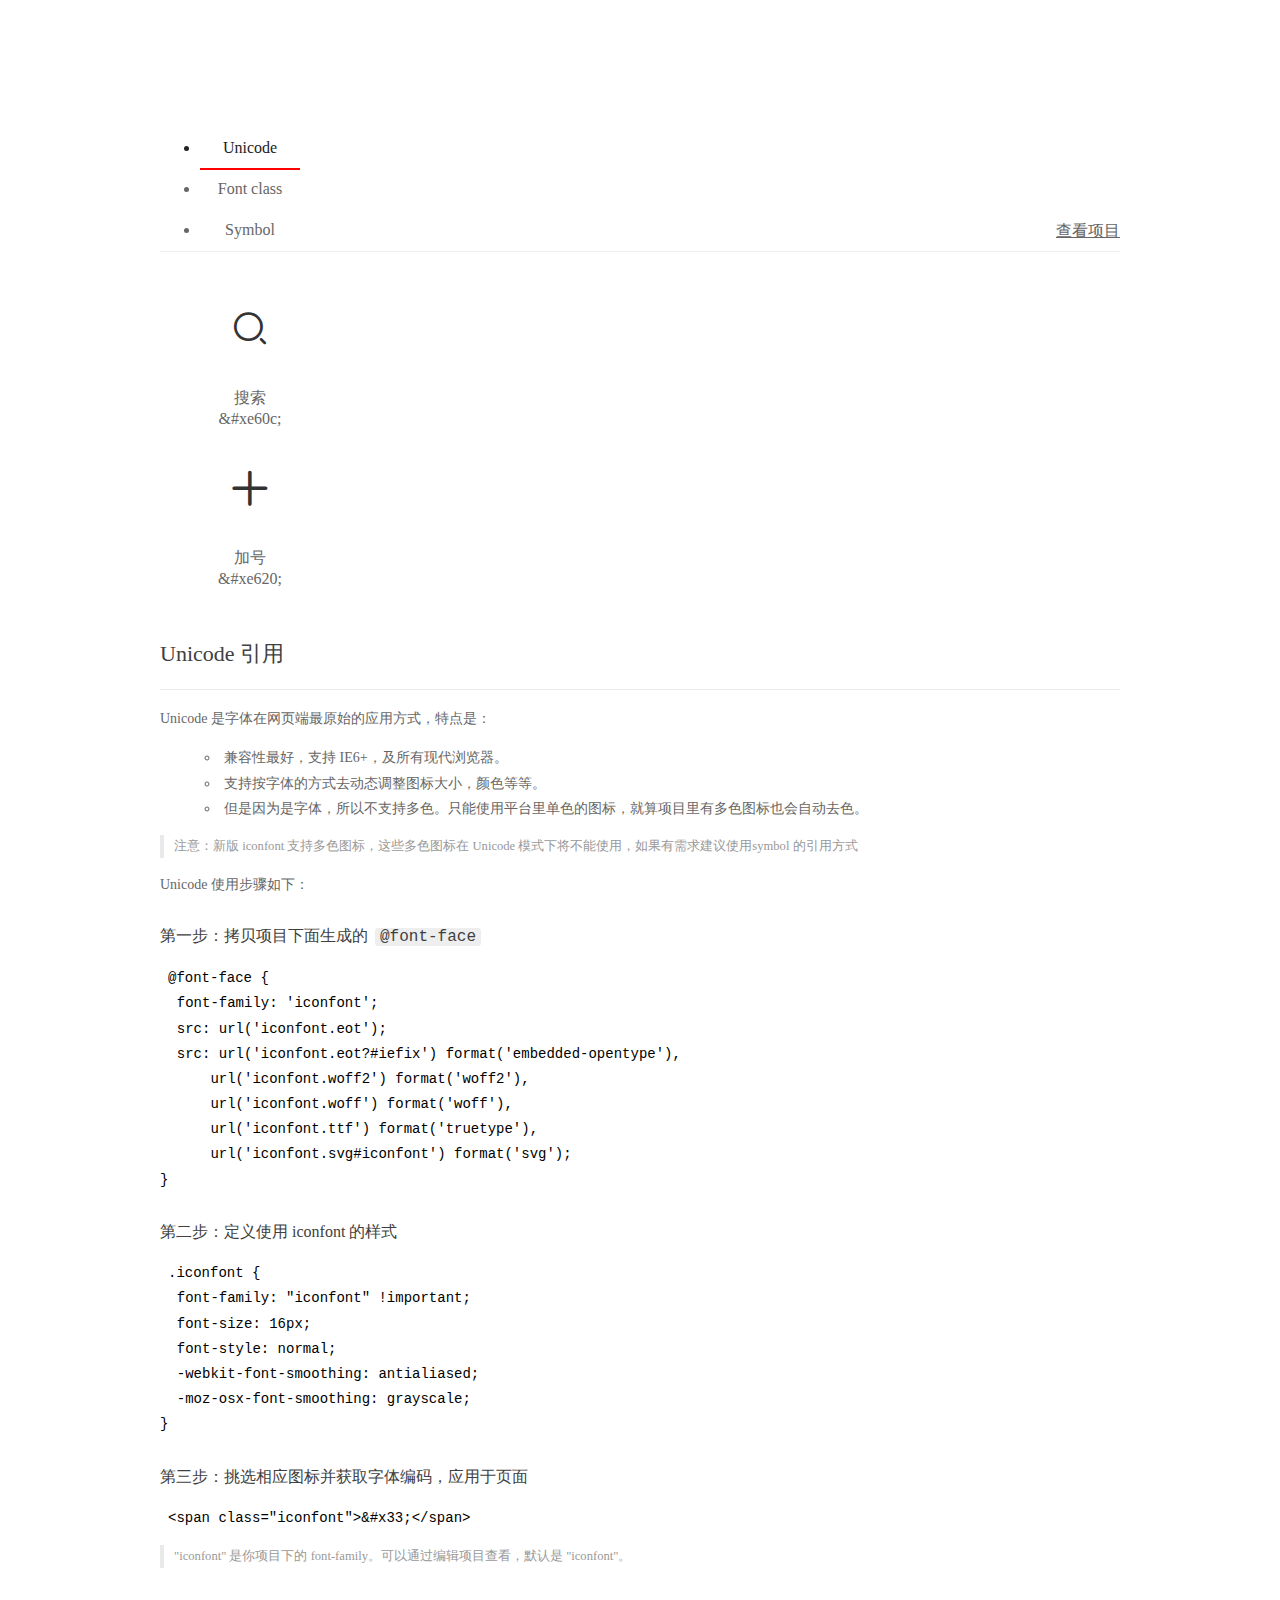
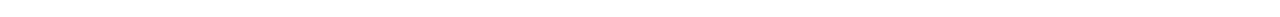
<file: download/demo_index.html>
<!DOCTYPE html>
<html>
<head>
  <meta charset="utf-8"/>
  <title>IconFont Demo</title>
  <link rel="shortcut icon" href="https://img.alicdn.com/tps/i4/TB1_oz6GVXXXXaFXpXXJDFnIXXX-64-64.ico" type="image/x-icon"/>
  <link rel="stylesheet" href="https://g.alicdn.com/thx/cube/1.3.2/cube.min.css">
  <link rel="stylesheet" href="demo.css">
  <link rel="stylesheet" href="iconfont.css">
  <script src="iconfont.js"></script>
  <!-- jQuery -->
  <script src="https://a1.alicdn.com/oss/uploads/2018/12/26/7bfddb60-08e8-11e9-9b04-53e73bb6408b.js"></script>
  <!-- 代码高亮 -->
  <script src="https://a1.alicdn.com/oss/uploads/2018/12/26/a3f714d0-08e6-11e9-8a15-ebf944d7534c.js"></script>
</head>
<body>
  <div class="main">
    <h1 class="logo"><a href="https://www.iconfont.cn/" title="iconfont 首页" target="_blank">&#xe86b;</a></h1>
    <div class="nav-tabs">
      <ul id="tabs" class="dib-box">
        <li class="dib active"><span>Unicode</span></li>
        <li class="dib"><span>Font class</span></li>
        <li class="dib"><span>Symbol</span></li>
      </ul>
      
      <a href="https://www.iconfont.cn/manage/index?manage_type=myprojects&projectId=1856706" target="_blank" class="nav-more">查看项目</a>
      
    </div>
    <div class="tab-container">
      <div class="content unicode" style="display: block;">
          <ul class="icon_lists dib-box">
          
            <li class="dib">
              <span class="icon iconfont">&#xe60c;</span>
                <div class="name">搜索</div>
                <div class="code-name">&amp;#xe60c;</div>
              </li>
          
            <li class="dib">
              <span class="icon iconfont">&#xe620;</span>
                <div class="name">加号</div>
                <div class="code-name">&amp;#xe620;</div>
              </li>
          
          </ul>
          <div class="article markdown">
          <h2 id="unicode-">Unicode 引用</h2>
          <hr>

          <p>Unicode 是字体在网页端最原始的应用方式，特点是：</p>
          <ul>
            <li>兼容性最好，支持 IE6+，及所有现代浏览器。</li>
            <li>支持按字体的方式去动态调整图标大小，颜色等等。</li>
            <li>但是因为是字体，所以不支持多色。只能使用平台里单色的图标，就算项目里有多色图标也会自动去色。</li>
          </ul>
          <blockquote>
            <p>注意：新版 iconfont 支持多色图标，这些多色图标在 Unicode 模式下将不能使用，如果有需求建议使用symbol 的引用方式</p>
          </blockquote>
          <p>Unicode 使用步骤如下：</p>
          <h3 id="-font-face">第一步：拷贝项目下面生成的 <code>@font-face</code></h3>
<pre><code class="language-css"
>@font-face {
  font-family: 'iconfont';
  src: url('iconfont.eot');
  src: url('iconfont.eot?#iefix') format('embedded-opentype'),
      url('iconfont.woff2') format('woff2'),
      url('iconfont.woff') format('woff'),
      url('iconfont.ttf') format('truetype'),
      url('iconfont.svg#iconfont') format('svg');
}
</code></pre>
          <h3 id="-iconfont-">第二步：定义使用 iconfont 的样式</h3>
<pre><code class="language-css"
>.iconfont {
  font-family: "iconfont" !important;
  font-size: 16px;
  font-style: normal;
  -webkit-font-smoothing: antialiased;
  -moz-osx-font-smoothing: grayscale;
}
</code></pre>
          <h3 id="-">第三步：挑选相应图标并获取字体编码，应用于页面</h3>
<pre>
<code class="language-html"
>&lt;span class="iconfont"&gt;&amp;#x33;&lt;/span&gt;
</code></pre>
          <blockquote>
            <p>"iconfont" 是你项目下的 font-family。可以通过编辑项目查看，默认是 "iconfont"。</p>
          </blockquote>
          </div>
      </div>
      <div class="content font-class">
        <ul class="icon_lists dib-box">
          
          <li class="dib">
            <span class="icon iconfont icon-btn_search"></span>
            <div class="name">
              搜索
            </div>
            <div class="code-name">.icon-btn_search
            </div>
          </li>
          
          <li class="dib">
            <span class="icon iconfont icon-21"></span>
            <div class="name">
              加号
            </div>
            <div class="code-name">.icon-21
            </div>
          </li>
          
        </ul>
        <div class="article markdown">
        <h2 id="font-class-">font-class 引用</h2>
        <hr>

        <p>font-class 是 Unicode 使用方式的一种变种，主要是解决 Unicode 书写不直观，语意不明确的问题。</p>
        <p>与 Unicode 使用方式相比，具有如下特点：</p>
        <ul>
          <li>兼容性良好，支持 IE8+，及所有现代浏览器。</li>
          <li>相比于 Unicode 语意明确，书写更直观。可以很容易分辨这个 icon 是什么。</li>
          <li>因为使用 class 来定义图标，所以当要替换图标时，只需要修改 class 里面的 Unicode 引用。</li>
          <li>不过因为本质上还是使用的字体，所以多色图标还是不支持的。</li>
        </ul>
        <p>使用步骤如下：</p>
        <h3 id="-fontclass-">第一步：引入项目下面生成的 fontclass 代码：</h3>
<pre><code class="language-html">&lt;link rel="stylesheet" href="./iconfont.css"&gt;
</code></pre>
        <h3 id="-">第二步：挑选相应图标并获取类名，应用于页面：</h3>
<pre><code class="language-html">&lt;span class="iconfont icon-xxx"&gt;&lt;/span&gt;
</code></pre>
        <blockquote>
          <p>"
            iconfont" 是你项目下的 font-family。可以通过编辑项目查看，默认是 "iconfont"。</p>
        </blockquote>
      </div>
      </div>
      <div class="content symbol">
          <ul class="icon_lists dib-box">
          
            <li class="dib">
                <svg class="icon svg-icon" aria-hidden="true">
                  <use xlink:href="#icon-btn_search"></use>
                </svg>
                <div class="name">搜索</div>
                <div class="code-name">#icon-btn_search</div>
            </li>
          
            <li class="dib">
                <svg class="icon svg-icon" aria-hidden="true">
                  <use xlink:href="#icon-21"></use>
                </svg>
                <div class="name">加号</div>
                <div class="code-name">#icon-21</div>
            </li>
          
          </ul>
          <div class="article markdown">
          <h2 id="symbol-">Symbol 引用</h2>
          <hr>

          <p>这是一种全新的使用方式，应该说这才是未来的主流，也是平台目前推荐的用法。相关介绍可以参考这篇<a href="">文章</a>
            这种用法其实是做了一个 SVG 的集合，与另外两种相比具有如下特点：</p>
          <ul>
            <li>支持多色图标了，不再受单色限制。</li>
            <li>通过一些技巧，支持像字体那样，通过 <code>font-size</code>, <code>color</code> 来调整样式。</li>
            <li>兼容性较差，支持 IE9+，及现代浏览器。</li>
            <li>浏览器渲染 SVG 的性能一般，还不如 png。</li>
          </ul>
          <p>使用步骤如下：</p>
          <h3 id="-symbol-">第一步：引入项目下面生成的 symbol 代码：</h3>
<pre><code class="language-html">&lt;script src="./iconfont.js"&gt;&lt;/script&gt;
</code></pre>
          <h3 id="-css-">第二步：加入通用 CSS 代码（引入一次就行）：</h3>
<pre><code class="language-html">&lt;style&gt;
.icon {
  width: 1em;
  height: 1em;
  vertical-align: -0.15em;
  fill: currentColor;
  overflow: hidden;
}
&lt;/style&gt;
</code></pre>
          <h3 id="-">第三步：挑选相应图标并获取类名，应用于页面：</h3>
<pre><code class="language-html">&lt;svg class="icon" aria-hidden="true"&gt;
  &lt;use xlink:href="#icon-xxx"&gt;&lt;/use&gt;
&lt;/svg&gt;
</code></pre>
          </div>
      </div>

    </div>
  </div>
  <script>
  $(document).ready(function () {
      $('.tab-container .content:first').show()

      $('#tabs li').click(function (e) {
        var tabContent = $('.tab-container .content')
        var index = $(this).index()

        if ($(this).hasClass('active')) {
          return
        } else {
          $('#tabs li').removeClass('active')
          $(this).addClass('active')

          tabContent.hide().eq(index).fadeIn()
        }
      })
    })
  </script>
</body>
</html>
</file>
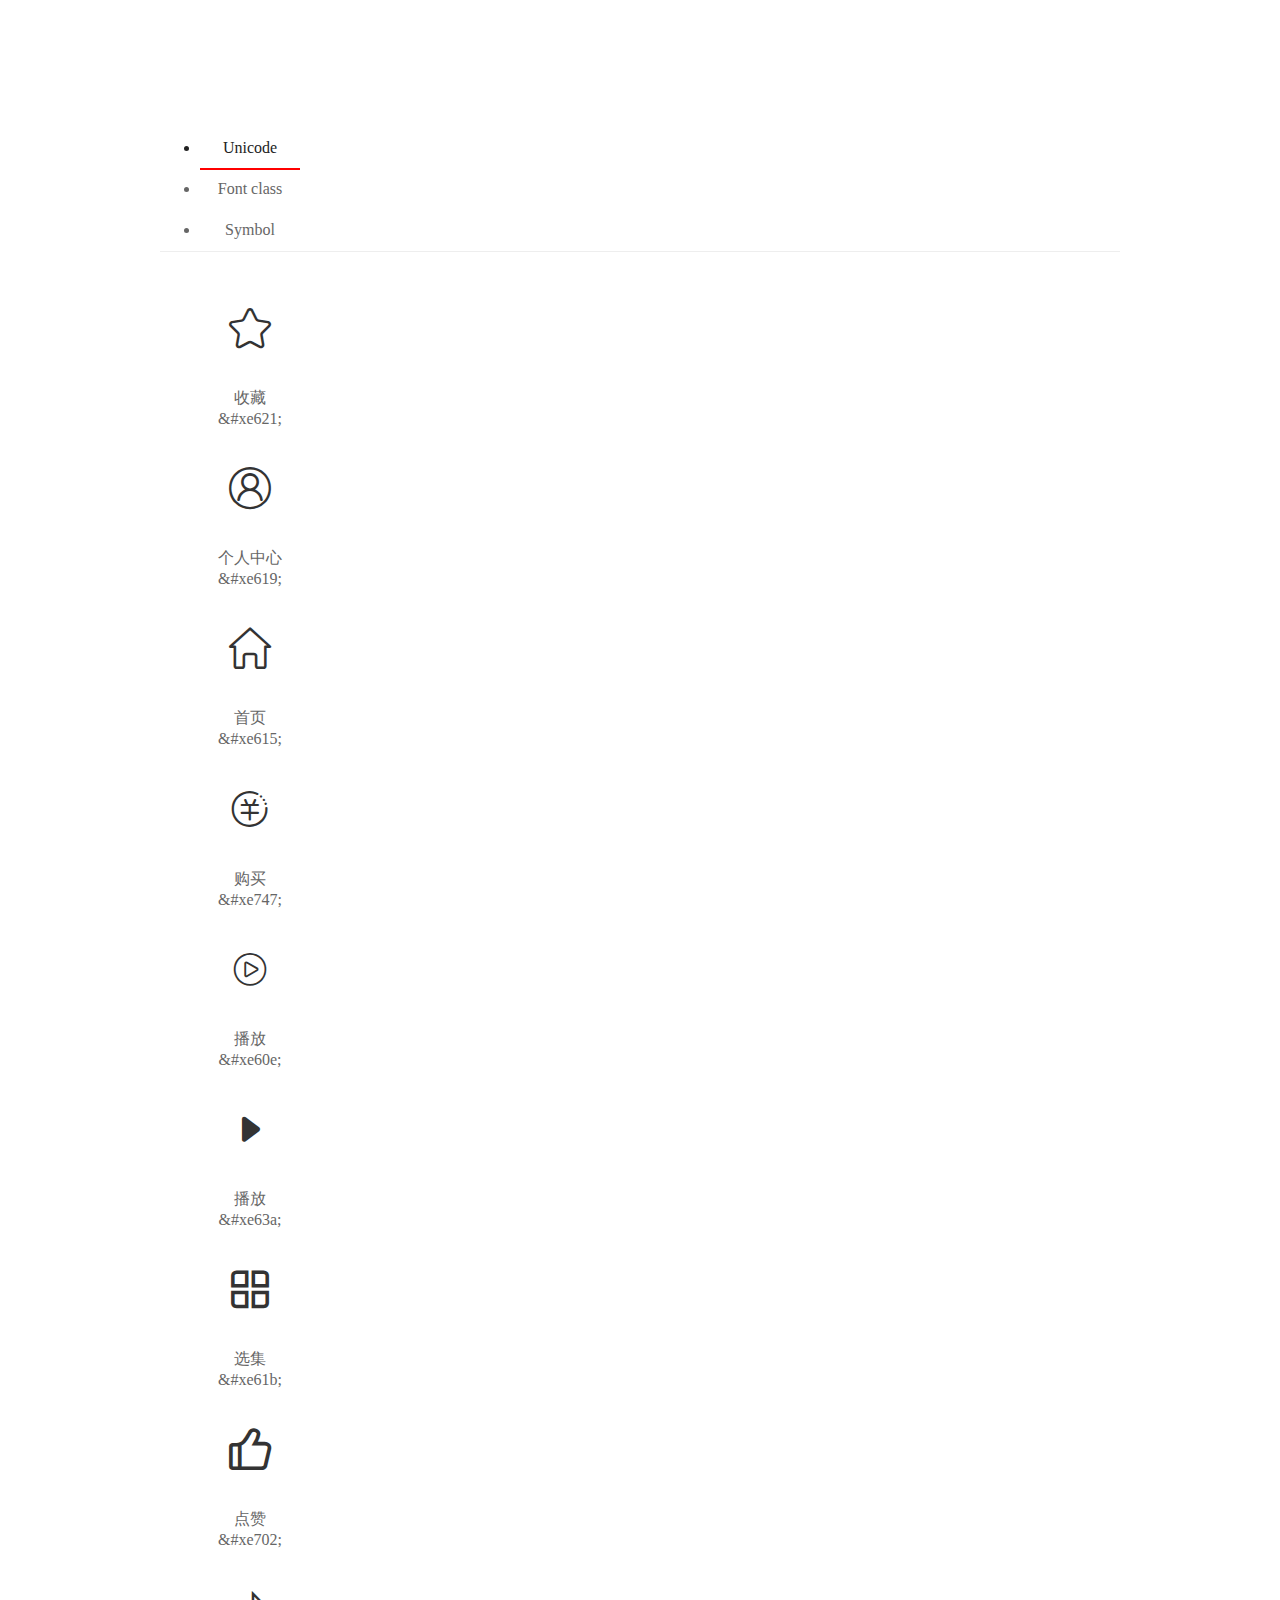
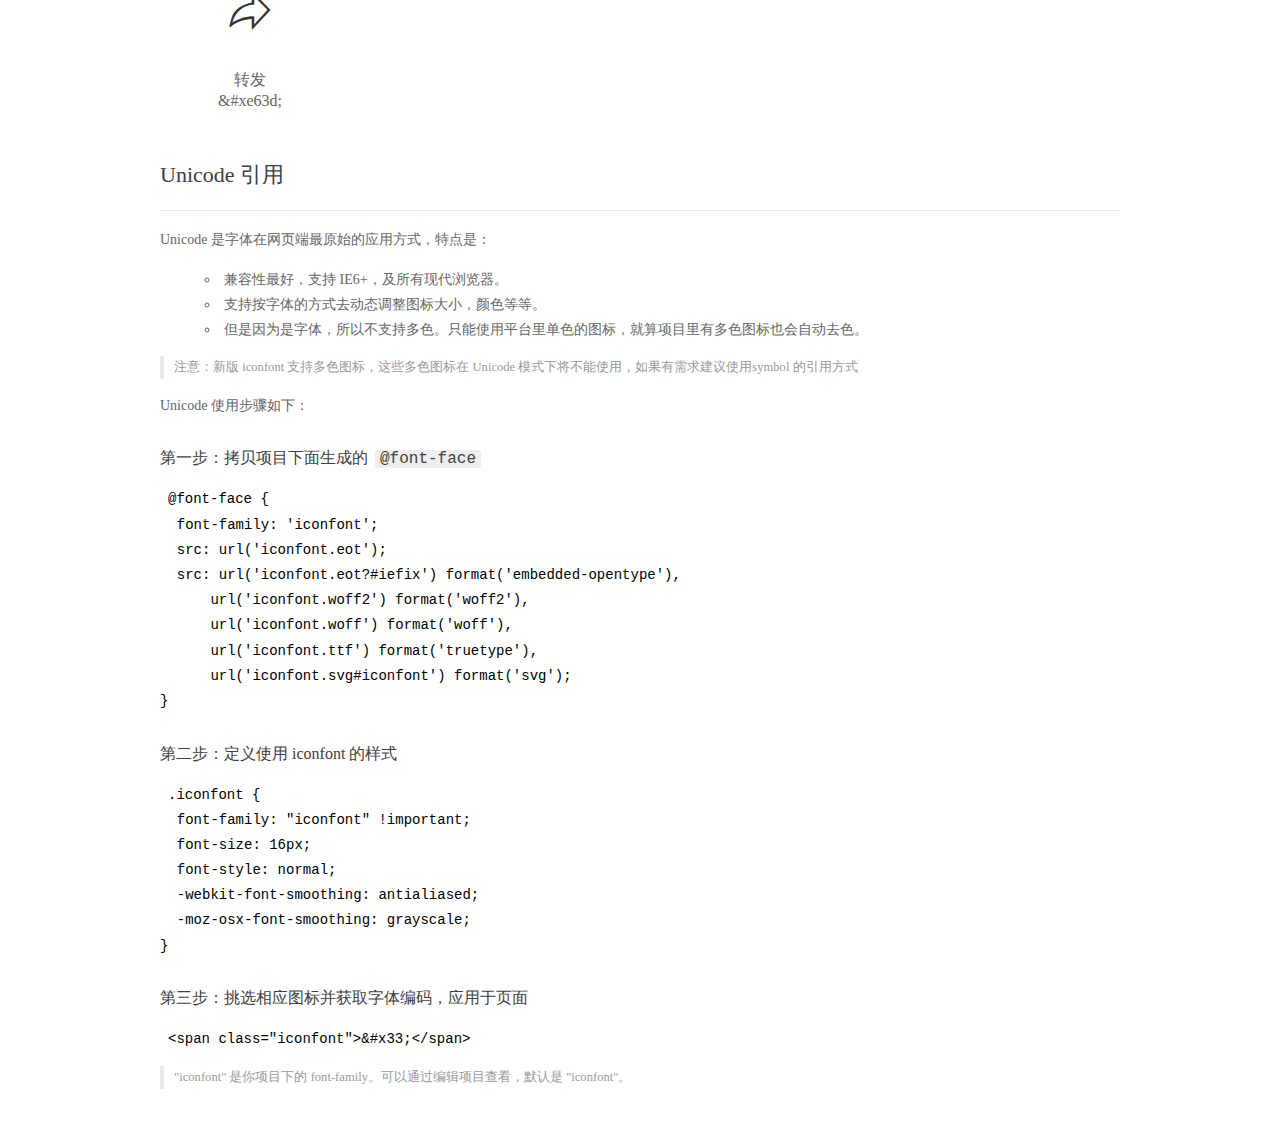
<file: source/iconfont/demo_index.html>
<!DOCTYPE html>
<html>
<head>
  <meta charset="utf-8"/>
  <title>IconFont Demo</title>
  <link rel="shortcut icon" href="https://img.alicdn.com/tps/i4/TB1_oz6GVXXXXaFXpXXJDFnIXXX-64-64.ico" type="image/x-icon"/>
  <link rel="stylesheet" href="https://g.alicdn.com/thx/cube/1.3.2/cube.min.css">
  <link rel="stylesheet" href="demo.css">
  <link rel="stylesheet" href="iconfont.css">
  <script src="iconfont.js"></script>
  <!-- jQuery -->
  <script src="https://a1.alicdn.com/oss/uploads/2018/12/26/7bfddb60-08e8-11e9-9b04-53e73bb6408b.js"></script>
  <!-- 代码高亮 -->
  <script src="https://a1.alicdn.com/oss/uploads/2018/12/26/a3f714d0-08e6-11e9-8a15-ebf944d7534c.js"></script>
</head>
<body>
  <div class="main">
    <h1 class="logo"><a href="https://www.iconfont.cn/" title="iconfont 首页" target="_blank">&#xe86b;</a></h1>
    <div class="nav-tabs">
      <ul id="tabs" class="dib-box">
        <li class="dib active"><span>Unicode</span></li>
        <li class="dib"><span>Font class</span></li>
        <li class="dib"><span>Symbol</span></li>
      </ul>
      
    </div>
    <div class="tab-container">
      <div class="content unicode" style="display: block;">
          <ul class="icon_lists dib-box">
          
            <li class="dib">
              <span class="icon iconfont">&#xe621;</span>
                <div class="name">收藏</div>
                <div class="code-name">&amp;#xe621;</div>
              </li>
          
            <li class="dib">
              <span class="icon iconfont">&#xe619;</span>
                <div class="name">个人中心</div>
                <div class="code-name">&amp;#xe619;</div>
              </li>
          
            <li class="dib">
              <span class="icon iconfont">&#xe615;</span>
                <div class="name">首页</div>
                <div class="code-name">&amp;#xe615;</div>
              </li>
          
            <li class="dib">
              <span class="icon iconfont">&#xe747;</span>
                <div class="name">购买</div>
                <div class="code-name">&amp;#xe747;</div>
              </li>
          
            <li class="dib">
              <span class="icon iconfont">&#xe60e;</span>
                <div class="name">播放</div>
                <div class="code-name">&amp;#xe60e;</div>
              </li>
          
            <li class="dib">
              <span class="icon iconfont">&#xe63a;</span>
                <div class="name">播放</div>
                <div class="code-name">&amp;#xe63a;</div>
              </li>
          
            <li class="dib">
              <span class="icon iconfont">&#xe61b;</span>
                <div class="name">选集</div>
                <div class="code-name">&amp;#xe61b;</div>
              </li>
          
            <li class="dib">
              <span class="icon iconfont">&#xe702;</span>
                <div class="name">点赞</div>
                <div class="code-name">&amp;#xe702;</div>
              </li>
          
            <li class="dib">
              <span class="icon iconfont">&#xe63d;</span>
                <div class="name">转发</div>
                <div class="code-name">&amp;#xe63d;</div>
              </li>
          
          </ul>
          <div class="article markdown">
          <h2 id="unicode-">Unicode 引用</h2>
          <hr>

          <p>Unicode 是字体在网页端最原始的应用方式，特点是：</p>
          <ul>
            <li>兼容性最好，支持 IE6+，及所有现代浏览器。</li>
            <li>支持按字体的方式去动态调整图标大小，颜色等等。</li>
            <li>但是因为是字体，所以不支持多色。只能使用平台里单色的图标，就算项目里有多色图标也会自动去色。</li>
          </ul>
          <blockquote>
            <p>注意：新版 iconfont 支持多色图标，这些多色图标在 Unicode 模式下将不能使用，如果有需求建议使用symbol 的引用方式</p>
          </blockquote>
          <p>Unicode 使用步骤如下：</p>
          <h3 id="-font-face">第一步：拷贝项目下面生成的 <code>@font-face</code></h3>
<pre><code class="language-css"
>@font-face {
  font-family: 'iconfont';
  src: url('iconfont.eot');
  src: url('iconfont.eot?#iefix') format('embedded-opentype'),
      url('iconfont.woff2') format('woff2'),
      url('iconfont.woff') format('woff'),
      url('iconfont.ttf') format('truetype'),
      url('iconfont.svg#iconfont') format('svg');
}
</code></pre>
          <h3 id="-iconfont-">第二步：定义使用 iconfont 的样式</h3>
<pre><code class="language-css"
>.iconfont {
  font-family: "iconfont" !important;
  font-size: 16px;
  font-style: normal;
  -webkit-font-smoothing: antialiased;
  -moz-osx-font-smoothing: grayscale;
}
</code></pre>
          <h3 id="-">第三步：挑选相应图标并获取字体编码，应用于页面</h3>
<pre>
<code class="language-html"
>&lt;span class="iconfont"&gt;&amp;#x33;&lt;/span&gt;
</code></pre>
          <blockquote>
            <p>"iconfont" 是你项目下的 font-family。可以通过编辑项目查看，默认是 "iconfont"。</p>
          </blockquote>
          </div>
      </div>
      <div class="content font-class">
        <ul class="icon_lists dib-box">
          
          <li class="dib">
            <span class="icon iconfont icon-shoucang"></span>
            <div class="name">
              收藏
            </div>
            <div class="code-name">.icon-shoucang
            </div>
          </li>
          
          <li class="dib">
            <span class="icon iconfont icon-gerenzhongxin"></span>
            <div class="name">
              个人中心
            </div>
            <div class="code-name">.icon-gerenzhongxin
            </div>
          </li>
          
          <li class="dib">
            <span class="icon iconfont icon-shouye"></span>
            <div class="name">
              首页
            </div>
            <div class="code-name">.icon-shouye
            </div>
          </li>
          
          <li class="dib">
            <span class="icon iconfont icon-goumai"></span>
            <div class="name">
              购买
            </div>
            <div class="code-name">.icon-goumai
            </div>
          </li>
          
          <li class="dib">
            <span class="icon iconfont icon-bofang"></span>
            <div class="name">
              播放
            </div>
            <div class="code-name">.icon-bofang
            </div>
          </li>
          
          <li class="dib">
            <span class="icon iconfont icon-bofang1"></span>
            <div class="name">
              播放
            </div>
            <div class="code-name">.icon-bofang1
            </div>
          </li>
          
          <li class="dib">
            <span class="icon iconfont icon-xuanji"></span>
            <div class="name">
              选集
            </div>
            <div class="code-name">.icon-xuanji
            </div>
          </li>
          
          <li class="dib">
            <span class="icon iconfont icon-dianzan"></span>
            <div class="name">
              点赞
            </div>
            <div class="code-name">.icon-dianzan
            </div>
          </li>
          
          <li class="dib">
            <span class="icon iconfont icon-zhuanfa"></span>
            <div class="name">
              转发
            </div>
            <div class="code-name">.icon-zhuanfa
            </div>
          </li>
          
        </ul>
        <div class="article markdown">
        <h2 id="font-class-">font-class 引用</h2>
        <hr>

        <p>font-class 是 Unicode 使用方式的一种变种，主要是解决 Unicode 书写不直观，语意不明确的问题。</p>
        <p>与 Unicode 使用方式相比，具有如下特点：</p>
        <ul>
          <li>兼容性良好，支持 IE8+，及所有现代浏览器。</li>
          <li>相比于 Unicode 语意明确，书写更直观。可以很容易分辨这个 icon 是什么。</li>
          <li>因为使用 class 来定义图标，所以当要替换图标时，只需要修改 class 里面的 Unicode 引用。</li>
          <li>不过因为本质上还是使用的字体，所以多色图标还是不支持的。</li>
        </ul>
        <p>使用步骤如下：</p>
        <h3 id="-fontclass-">第一步：引入项目下面生成的 fontclass 代码：</h3>
<pre><code class="language-html">&lt;link rel="stylesheet" href="./iconfont.css"&gt;
</code></pre>
        <h3 id="-">第二步：挑选相应图标并获取类名，应用于页面：</h3>
<pre><code class="language-html">&lt;span class="iconfont icon-xxx"&gt;&lt;/span&gt;
</code></pre>
        <blockquote>
          <p>"
            iconfont" 是你项目下的 font-family。可以通过编辑项目查看，默认是 "iconfont"。</p>
        </blockquote>
      </div>
      </div>
      <div class="content symbol">
          <ul class="icon_lists dib-box">
          
            <li class="dib">
                <svg class="icon svg-icon" aria-hidden="true">
                  <use xlink:href="#icon-shoucang"></use>
                </svg>
                <div class="name">收藏</div>
                <div class="code-name">#icon-shoucang</div>
            </li>
          
            <li class="dib">
                <svg class="icon svg-icon" aria-hidden="true">
                  <use xlink:href="#icon-gerenzhongxin"></use>
                </svg>
                <div class="name">个人中心</div>
                <div class="code-name">#icon-gerenzhongxin</div>
            </li>
          
            <li class="dib">
                <svg class="icon svg-icon" aria-hidden="true">
                  <use xlink:href="#icon-shouye"></use>
                </svg>
                <div class="name">首页</div>
                <div class="code-name">#icon-shouye</div>
            </li>
          
            <li class="dib">
                <svg class="icon svg-icon" aria-hidden="true">
                  <use xlink:href="#icon-goumai"></use>
                </svg>
                <div class="name">购买</div>
                <div class="code-name">#icon-goumai</div>
            </li>
          
            <li class="dib">
                <svg class="icon svg-icon" aria-hidden="true">
                  <use xlink:href="#icon-bofang"></use>
                </svg>
                <div class="name">播放</div>
                <div class="code-name">#icon-bofang</div>
            </li>
          
            <li class="dib">
                <svg class="icon svg-icon" aria-hidden="true">
                  <use xlink:href="#icon-bofang1"></use>
                </svg>
                <div class="name">播放</div>
                <div class="code-name">#icon-bofang1</div>
            </li>
          
            <li class="dib">
                <svg class="icon svg-icon" aria-hidden="true">
                  <use xlink:href="#icon-xuanji"></use>
                </svg>
                <div class="name">选集</div>
                <div class="code-name">#icon-xuanji</div>
            </li>
          
            <li class="dib">
                <svg class="icon svg-icon" aria-hidden="true">
                  <use xlink:href="#icon-dianzan"></use>
                </svg>
                <div class="name">点赞</div>
                <div class="code-name">#icon-dianzan</div>
            </li>
          
            <li class="dib">
                <svg class="icon svg-icon" aria-hidden="true">
                  <use xlink:href="#icon-zhuanfa"></use>
                </svg>
                <div class="name">转发</div>
                <div class="code-name">#icon-zhuanfa</div>
            </li>
          
          </ul>
          <div class="article markdown">
          <h2 id="symbol-">Symbol 引用</h2>
          <hr>

          <p>这是一种全新的使用方式，应该说这才是未来的主流，也是平台目前推荐的用法。相关介绍可以参考这篇<a href="">文章</a>
            这种用法其实是做了一个 SVG 的集合，与另外两种相比具有如下特点：</p>
          <ul>
            <li>支持多色图标了，不再受单色限制。</li>
            <li>通过一些技巧，支持像字体那样，通过 <code>font-size</code>, <code>color</code> 来调整样式。</li>
            <li>兼容性较差，支持 IE9+，及现代浏览器。</li>
            <li>浏览器渲染 SVG 的性能一般，还不如 png。</li>
          </ul>
          <p>使用步骤如下：</p>
          <h3 id="-symbol-">第一步：引入项目下面生成的 symbol 代码：</h3>
<pre><code class="language-html">&lt;script src="./iconfont.js"&gt;&lt;/script&gt;
</code></pre>
          <h3 id="-css-">第二步：加入通用 CSS 代码（引入一次就行）：</h3>
<pre><code class="language-html">&lt;style&gt;
.icon {
  width: 1em;
  height: 1em;
  vertical-align: -0.15em;
  fill: currentColor;
  overflow: hidden;
}
&lt;/style&gt;
</code></pre>
          <h3 id="-">第三步：挑选相应图标并获取类名，应用于页面：</h3>
<pre><code class="language-html">&lt;svg class="icon" aria-hidden="true"&gt;
  &lt;use xlink:href="#icon-xxx"&gt;&lt;/use&gt;
&lt;/svg&gt;
</code></pre>
          </div>
      </div>

    </div>
  </div>
  <script>
  $(document).ready(function () {
      $('.tab-container .content:first').show()

      $('#tabs li').click(function (e) {
        var tabContent = $('.tab-container .content')
        var index = $(this).index()

        if ($(this).hasClass('active')) {
          return
        } else {
          $('#tabs li').removeClass('active')
          $(this).addClass('active')

          tabContent.hide().eq(index).fadeIn()
        }
      })
    })
  </script>
</body>
</html>
</file>
<file: download/demo.css>
/* Logo 字体 */
@font-face {
  font-family: "iconfont logo";
  src: url('https://at.alicdn.com/t/font_985780_km7mi63cihi.eot?t=1545807318834');
  src: url('https://at.alicdn.com/t/font_985780_km7mi63cihi.eot?t=1545807318834#iefix') format('embedded-opentype'),
    url('https://at.alicdn.com/t/font_985780_km7mi63cihi.woff?t=1545807318834') format('woff'),
    url('https://at.alicdn.com/t/font_985780_km7mi63cihi.ttf?t=1545807318834') format('truetype'),
    url('https://at.alicdn.com/t/font_985780_km7mi63cihi.svg?t=1545807318834#iconfont') format('svg');
}

.logo {
  font-family: "iconfont logo";
  font-size: 160px;
  font-style: normal;
  -webkit-font-smoothing: antialiased;
  -moz-osx-font-smoothing: grayscale;
}

/* tabs */
.nav-tabs {
  position: relative;
}

.nav-tabs .nav-more {
  position: absolute;
  right: 0;
  bottom: 0;
  height: 42px;
  line-height: 42px;
  color: #666;
}

#tabs {
  border-bottom: 1px solid #eee;
}

#tabs li {
  cursor: pointer;
  width: 100px;
  height: 40px;
  line-height: 40px;
  text-align: center;
  font-size: 16px;
  border-bottom: 2px solid transparent;
  position: relative;
  z-index: 1;
  margin-bottom: -1px;
  color: #666;
}


#tabs .active {
  border-bottom-color: #f00;
  color: #222;
}

.tab-container .content {
  display: none;
}

/* 页面布局 */
.main {
  padding: 30px 100px;
  width: 960px;
  margin: 0 auto;
}

.main .logo {
  color: #333;
  text-align: left;
  margin-bottom: 30px;
  line-height: 1;
  height: 110px;
  margin-top: -50px;
  overflow: hidden;
  *zoom: 1;
}

.main .logo a {
  font-size: 160px;
  color: #333;
}

.helps {
  margin-top: 40px;
}

.helps pre {
  padding: 20px;
  margin: 10px 0;
  border: solid 1px #e7e1cd;
  background-color: #fffdef;
  overflow: auto;
}

.icon_lists {
  width: 100% !important;
  overflow: hidden;
  *zoom: 1;
}

.icon_lists li {
  width: 100px;
  margin-bottom: 10px;
  margin-right: 20px;
  text-align: center;
  list-style: none !important;
  cursor: default;
}

.icon_lists li .code-name {
  line-height: 1.2;
}

.icon_lists .icon {
  display: block;
  height: 100px;
  line-height: 100px;
  font-size: 42px;
  margin: 10px auto;
  color: #333;
  -webkit-transition: font-size 0.25s linear, width 0.25s linear;
  -moz-transition: font-size 0.25s linear, width 0.25s linear;
  transition: font-size 0.25s linear, width 0.25s linear;
}

.icon_lists .icon:hover {
  font-size: 100px;
}

.icon_lists .svg-icon {
  /* 通过设置 font-size 来改变图标大小 */
  width: 1em;
  /* 图标和文字相邻时，垂直对齐 */
  vertical-align: -0.15em;
  /* 通过设置 color 来改变 SVG 的颜色/fill */
  fill: currentColor;
  /* path 和 stroke 溢出 viewBox 部分在 IE 下会显示
      normalize.css 中也包含这行 */
  overflow: hidden;
}

.icon_lists li .name,
.icon_lists li .code-name {
  color: #666;
}

/* markdown 样式 */
.markdown {
  color: #666;
  font-size: 14px;
  line-height: 1.8;
}

.highlight {
  line-height: 1.5;
}

.markdown img {
  vertical-align: middle;
  max-width: 100%;
}

.markdown h1 {
  color: #404040;
  font-weight: 500;
  line-height: 40px;
  margin-bottom: 24px;
}

.markdown h2,
.markdown h3,
.markdown h4,
.markdown h5,
.markdown h6 {
  color: #404040;
  margin: 1.6em 0 0.6em 0;
  font-weight: 500;
  clear: both;
}

.markdown h1 {
  font-size: 28px;
}

.markdown h2 {
  font-size: 22px;
}

.markdown h3 {
  font-size: 16px;
}

.markdown h4 {
  font-size: 14px;
}

.markdown h5 {
  font-size: 12px;
}

.markdown h6 {
  font-size: 12px;
}

.markdown hr {
  height: 1px;
  border: 0;
  background: #e9e9e9;
  margin: 16px 0;
  clear: both;
}

.markdown p {
  margin: 1em 0;
}

.markdown>p,
.markdown>blockquote,
.markdown>.highlight,
.markdown>ol,
.markdown>ul {
  width: 80%;
}

.markdown ul>li {
  list-style: circle;
}

.markdown>ul li,
.markdown blockquote ul>li {
  margin-left: 20px;
  padding-left: 4px;
}

.markdown>ul li p,
.markdown>ol li p {
  margin: 0.6em 0;
}

.markdown ol>li {
  list-style: decimal;
}

.markdown>ol li,
.markdown blockquote ol>li {
  margin-left: 20px;
  padding-left: 4px;
}

.markdown code {
  margin: 0 3px;
  padding: 0 5px;
  background: #eee;
  border-radius: 3px;
}

.markdown strong,
.markdown b {
  font-weight: 600;
}

.markdown>table {
  border-collapse: collapse;
  border-spacing: 0px;
  empty-cells: show;
  border: 1px solid #e9e9e9;
  width: 95%;
  margin-bottom: 24px;
}

.markdown>table th {
  white-space: nowrap;
  color: #333;
  font-weight: 600;
}

.markdown>table th,
.markdown>table td {
  border: 1px solid #e9e9e9;
  padding: 8px 16px;
  text-align: left;
}

.markdown>table th {
  background: #F7F7F7;
}

.markdown blockquote {
  font-size: 90%;
  color: #999;
  border-left: 4px solid #e9e9e9;
  padding-left: 0.8em;
  margin: 1em 0;
}

.markdown blockquote p {
  margin: 0;
}

.markdown .anchor {
  opacity: 0;
  transition: opacity 0.3s ease;
  margin-left: 8px;
}

.markdown .waiting {
  color: #ccc;
}

.markdown h1:hover .anchor,
.markdown h2:hover .anchor,
.markdown h3:hover .anchor,
.markdown h4:hover .anchor,
.markdown h5:hover .anchor,
.markdown h6:hover .anchor {
  opacity: 1;
  display: inline-block;
}

.markdown>br,
.markdown>p>br {
  clear: both;
}


.hljs {
  display: block;
  background: white;
  padding: 0.5em;
  color: #333333;
  overflow-x: auto;
}

.hljs-comment,
.hljs-meta {
  color: #969896;
}

.hljs-string,
.hljs-variable,
.hljs-template-variable,
.hljs-strong,
.hljs-emphasis,
.hljs-quote {
  color: #df5000;
}

.hljs-keyword,
.hljs-selector-tag,
.hljs-type {
  color: #a71d5d;
}

.hljs-literal,
.hljs-symbol,
.hljs-bullet,
.hljs-attribute {
  color: #0086b3;
}

.hljs-section,
.hljs-name {
  color: #63a35c;
}

.hljs-tag {
  color: #333333;
}

.hljs-title,
.hljs-attr,
.hljs-selector-id,
.hljs-selector-class,
.hljs-selector-attr,
.hljs-selector-pseudo {
  color: #795da3;
}

.hljs-addition {
  color: #55a532;
  background-color: #eaffea;
}

.hljs-deletion {
  color: #bd2c00;
  background-color: #ffecec;
}

.hljs-link {
  text-decoration: underline;
}

/* 代码高亮 */
/* PrismJS 1.15.0
https://prismjs.com/download.html#themes=prism&languages=markup+css+clike+javascript */
/**
 * prism.js default theme for JavaScript, CSS and HTML
 * Based on dabblet (http://dabblet.com)
 * @author Lea Verou
 */
code[class*="language-"],
pre[class*="language-"] {
  color: black;
  background: none;
  text-shadow: 0 1px white;
  font-family: Consolas, Monaco, 'Andale Mono', 'Ubuntu Mono', monospace;
  text-align: left;
  white-space: pre;
  word-spacing: normal;
  word-break: normal;
  word-wrap: normal;
  line-height: 1.5;

  -moz-tab-size: 4;
  -o-tab-size: 4;
  tab-size: 4;

  -webkit-hyphens: none;
  -moz-hyphens: none;
  -ms-hyphens: none;
  hyphens: none;
}

pre[class*="language-"]::-moz-selection,
pre[class*="language-"] ::-moz-selection,
code[class*="language-"]::-moz-selection,
code[class*="language-"] ::-moz-selection {
  text-shadow: none;
  background: #b3d4fc;
}

pre[class*="language-"]::selection,
pre[class*="language-"] ::selection,
code[class*="language-"]::selection,
code[class*="language-"] ::selection {
  text-shadow: none;
  background: #b3d4fc;
}

@media print {

  code[class*="language-"],
  pre[class*="language-"] {
    text-shadow: none;
  }
}

/* Code blocks */
pre[class*="language-"] {
  padding: 1em;
  margin: .5em 0;
  overflow: auto;
}

:not(pre)>code[class*="language-"],
pre[class*="language-"] {
  background: #f5f2f0;
}

/* Inline code */
:not(pre)>code[class*="language-"] {
  padding: .1em;
  border-radius: .3em;
  white-space: normal;
}

.token.comment,
.token.prolog,
.token.doctype,
.token.cdata {
  color: slategray;
}

.token.punctuation {
  color: #999;
}

.namespace {
  opacity: .7;
}

.token.property,
.token.tag,
.token.boolean,
.token.number,
.token.constant,
.token.symbol,
.token.deleted {
  color: #905;
}

.token.selector,
.token.attr-name,
.token.string,
.token.char,
.token.builtin,
.token.inserted {
  color: #690;
}

.token.operator,
.token.entity,
.token.url,
.language-css .token.string,
.style .token.string {
  color: #9a6e3a;
  background: hsla(0, 0%, 100%, .5);
}

.token.atrule,
.token.attr-value,
.token.keyword {
  color: #07a;
}

.token.function,
.token.class-name {
  color: #DD4A68;
}

.token.regex,
.token.important,
.token.variable {
  color: #e90;
}

.token.important,
.token.bold {
  font-weight: bold;
}

.token.italic {
  font-style: italic;
}

.token.entity {
  cursor: help;
}
</file>
<file: download/iconfont.css>
@font-face {font-family: "iconfont";
  src: url('iconfont.eot?t=1591059650786'); /* IE9 */
  src: url('iconfont.eot?t=1591059650786#iefix') format('embedded-opentype'), /* IE6-IE8 */
  url('[data-uri]') format('woff2'),
  url('iconfont.woff?t=1591059650786') format('woff'),
  url('iconfont.ttf?t=1591059650786') format('truetype'), /* chrome, firefox, opera, Safari, Android, iOS 4.2+ */
  url('iconfont.svg?t=1591059650786#iconfont') format('svg'); /* iOS 4.1- */
}

.iconfont {
  font-family: "iconfont" !important;
  font-size: 16px;
  font-style: normal;
  -webkit-font-smoothing: antialiased;
  -moz-osx-font-smoothing: grayscale;
}

.icon-btn_search:before {
  content: "\e60c";
}

.icon-21:before {
  content: "\e620";
}
</file>
<file: source/iconfont/demo.css>
/* Logo 字体 */
@font-face {
  font-family: "iconfont logo";
  src: url('https://at.alicdn.com/t/font_985780_km7mi63cihi.eot?t=1545807318834');
  src: url('https://at.alicdn.com/t/font_985780_km7mi63cihi.eot?t=1545807318834#iefix') format('embedded-opentype'),
    url('https://at.alicdn.com/t/font_985780_km7mi63cihi.woff?t=1545807318834') format('woff'),
    url('https://at.alicdn.com/t/font_985780_km7mi63cihi.ttf?t=1545807318834') format('truetype'),
    url('https://at.alicdn.com/t/font_985780_km7mi63cihi.svg?t=1545807318834#iconfont') format('svg');
}

.logo {
  font-family: "iconfont logo";
  font-size: 160px;
  font-style: normal;
  -webkit-font-smoothing: antialiased;
  -moz-osx-font-smoothing: grayscale;
}

/* tabs */
.nav-tabs {
  position: relative;
}

.nav-tabs .nav-more {
  position: absolute;
  right: 0;
  bottom: 0;
  height: 42px;
  line-height: 42px;
  color: #666;
}

#tabs {
  border-bottom: 1px solid #eee;
}

#tabs li {
  cursor: pointer;
  width: 100px;
  height: 40px;
  line-height: 40px;
  text-align: center;
  font-size: 16px;
  border-bottom: 2px solid transparent;
  position: relative;
  z-index: 1;
  margin-bottom: -1px;
  color: #666;
}


#tabs .active {
  border-bottom-color: #f00;
  color: #222;
}

.tab-container .content {
  display: none;
}

/* 页面布局 */
.main {
  padding: 30px 100px;
  width: 960px;
  margin: 0 auto;
}

.main .logo {
  color: #333;
  text-align: left;
  margin-bottom: 30px;
  line-height: 1;
  height: 110px;
  margin-top: -50px;
  overflow: hidden;
  *zoom: 1;
}

.main .logo a {
  font-size: 160px;
  color: #333;
}

.helps {
  margin-top: 40px;
}

.helps pre {
  padding: 20px;
  margin: 10px 0;
  border: solid 1px #e7e1cd;
  background-color: #fffdef;
  overflow: auto;
}

.icon_lists {
  width: 100% !important;
  overflow: hidden;
  *zoom: 1;
}

.icon_lists li {
  width: 100px;
  margin-bottom: 10px;
  margin-right: 20px;
  text-align: center;
  list-style: none !important;
  cursor: default;
}

.icon_lists li .code-name {
  line-height: 1.2;
}

.icon_lists .icon {
  display: block;
  height: 100px;
  line-height: 100px;
  font-size: 42px;
  margin: 10px auto;
  color: #333;
  -webkit-transition: font-size 0.25s linear, width 0.25s linear;
  -moz-transition: font-size 0.25s linear, width 0.25s linear;
  transition: font-size 0.25s linear, width 0.25s linear;
}

.icon_lists .icon:hover {
  font-size: 100px;
}

.icon_lists .svg-icon {
  /* 通过设置 font-size 来改变图标大小 */
  width: 1em;
  /* 图标和文字相邻时，垂直对齐 */
  vertical-align: -0.15em;
  /* 通过设置 color 来改变 SVG 的颜色/fill */
  fill: currentColor;
  /* path 和 stroke 溢出 viewBox 部分在 IE 下会显示
      normalize.css 中也包含这行 */
  overflow: hidden;
}

.icon_lists li .name,
.icon_lists li .code-name {
  color: #666;
}

/* markdown 样式 */
.markdown {
  color: #666;
  font-size: 14px;
  line-height: 1.8;
}

.highlight {
  line-height: 1.5;
}

.markdown img {
  vertical-align: middle;
  max-width: 100%;
}

.markdown h1 {
  color: #404040;
  font-weight: 500;
  line-height: 40px;
  margin-bottom: 24px;
}

.markdown h2,
.markdown h3,
.markdown h4,
.markdown h5,
.markdown h6 {
  color: #404040;
  margin: 1.6em 0 0.6em 0;
  font-weight: 500;
  clear: both;
}

.markdown h1 {
  font-size: 28px;
}

.markdown h2 {
  font-size: 22px;
}

.markdown h3 {
  font-size: 16px;
}

.markdown h4 {
  font-size: 14px;
}

.markdown h5 {
  font-size: 12px;
}

.markdown h6 {
  font-size: 12px;
}

.markdown hr {
  height: 1px;
  border: 0;
  background: #e9e9e9;
  margin: 16px 0;
  clear: both;
}

.markdown p {
  margin: 1em 0;
}

.markdown>p,
.markdown>blockquote,
.markdown>.highlight,
.markdown>ol,
.markdown>ul {
  width: 80%;
}

.markdown ul>li {
  list-style: circle;
}

.markdown>ul li,
.markdown blockquote ul>li {
  margin-left: 20px;
  padding-left: 4px;
}

.markdown>ul li p,
.markdown>ol li p {
  margin: 0.6em 0;
}

.markdown ol>li {
  list-style: decimal;
}

.markdown>ol li,
.markdown blockquote ol>li {
  margin-left: 20px;
  padding-left: 4px;
}

.markdown code {
  margin: 0 3px;
  padding: 0 5px;
  background: #eee;
  border-radius: 3px;
}

.markdown strong,
.markdown b {
  font-weight: 600;
}

.markdown>table {
  border-collapse: collapse;
  border-spacing: 0px;
  empty-cells: show;
  border: 1px solid #e9e9e9;
  width: 95%;
  margin-bottom: 24px;
}

.markdown>table th {
  white-space: nowrap;
  color: #333;
  font-weight: 600;
}

.markdown>table th,
.markdown>table td {
  border: 1px solid #e9e9e9;
  padding: 8px 16px;
  text-align: left;
}

.markdown>table th {
  background: #F7F7F7;
}

.markdown blockquote {
  font-size: 90%;
  color: #999;
  border-left: 4px solid #e9e9e9;
  padding-left: 0.8em;
  margin: 1em 0;
}

.markdown blockquote p {
  margin: 0;
}

.markdown .anchor {
  opacity: 0;
  transition: opacity 0.3s ease;
  margin-left: 8px;
}

.markdown .waiting {
  color: #ccc;
}

.markdown h1:hover .anchor,
.markdown h2:hover .anchor,
.markdown h3:hover .anchor,
.markdown h4:hover .anchor,
.markdown h5:hover .anchor,
.markdown h6:hover .anchor {
  opacity: 1;
  display: inline-block;
}

.markdown>br,
.markdown>p>br {
  clear: both;
}


.hljs {
  display: block;
  background: white;
  padding: 0.5em;
  color: #333333;
  overflow-x: auto;
}

.hljs-comment,
.hljs-meta {
  color: #969896;
}

.hljs-string,
.hljs-variable,
.hljs-template-variable,
.hljs-strong,
.hljs-emphasis,
.hljs-quote {
  color: #df5000;
}

.hljs-keyword,
.hljs-selector-tag,
.hljs-type {
  color: #a71d5d;
}

.hljs-literal,
.hljs-symbol,
.hljs-bullet,
.hljs-attribute {
  color: #0086b3;
}

.hljs-section,
.hljs-name {
  color: #63a35c;
}

.hljs-tag {
  color: #333333;
}

.hljs-title,
.hljs-attr,
.hljs-selector-id,
.hljs-selector-class,
.hljs-selector-attr,
.hljs-selector-pseudo {
  color: #795da3;
}

.hljs-addition {
  color: #55a532;
  background-color: #eaffea;
}

.hljs-deletion {
  color: #bd2c00;
  background-color: #ffecec;
}

.hljs-link {
  text-decoration: underline;
}

/* 代码高亮 */
/* PrismJS 1.15.0
https://prismjs.com/download.html#themes=prism&languages=markup+css+clike+javascript */
/**
 * prism.js default theme for JavaScript, CSS and HTML
 * Based on dabblet (http://dabblet.com)
 * @author Lea Verou
 */
code[class*="language-"],
pre[class*="language-"] {
  color: black;
  background: none;
  text-shadow: 0 1px white;
  font-family: Consolas, Monaco, 'Andale Mono', 'Ubuntu Mono', monospace;
  text-align: left;
  white-space: pre;
  word-spacing: normal;
  word-break: normal;
  word-wrap: normal;
  line-height: 1.5;

  -moz-tab-size: 4;
  -o-tab-size: 4;
  tab-size: 4;

  -webkit-hyphens: none;
  -moz-hyphens: none;
  -ms-hyphens: none;
  hyphens: none;
}

pre[class*="language-"]::-moz-selection,
pre[class*="language-"] ::-moz-selection,
code[class*="language-"]::-moz-selection,
code[class*="language-"] ::-moz-selection {
  text-shadow: none;
  background: #b3d4fc;
}

pre[class*="language-"]::selection,
pre[class*="language-"] ::selection,
code[class*="language-"]::selection,
code[class*="language-"] ::selection {
  text-shadow: none;
  background: #b3d4fc;
}

@media print {

  code[class*="language-"],
  pre[class*="language-"] {
    text-shadow: none;
  }
}

/* Code blocks */
pre[class*="language-"] {
  padding: 1em;
  margin: .5em 0;
  overflow: auto;
}

:not(pre)>code[class*="language-"],
pre[class*="language-"] {
  background: #f5f2f0;
}

/* Inline code */
:not(pre)>code[class*="language-"] {
  padding: .1em;
  border-radius: .3em;
  white-space: normal;
}

.token.comment,
.token.prolog,
.token.doctype,
.token.cdata {
  color: slategray;
}

.token.punctuation {
  color: #999;
}

.namespace {
  opacity: .7;
}

.token.property,
.token.tag,
.token.boolean,
.token.number,
.token.constant,
.token.symbol,
.token.deleted {
  color: #905;
}

.token.selector,
.token.attr-name,
.token.string,
.token.char,
.token.builtin,
.token.inserted {
  color: #690;
}

.token.operator,
.token.entity,
.token.url,
.language-css .token.string,
.style .token.string {
  color: #9a6e3a;
  background: hsla(0, 0%, 100%, .5);
}

.token.atrule,
.token.attr-value,
.token.keyword {
  color: #07a;
}

.token.function,
.token.class-name {
  color: #DD4A68;
}

.token.regex,
.token.important,
.token.variable {
  color: #e90;
}

.token.important,
.token.bold {
  font-weight: bold;
}

.token.italic {
  font-style: italic;
}

.token.entity {
  cursor: help;
}
</file>
<file: source/iconfont/iconfont.css>
@font-face {font-family: "iconfont";
  src: url('iconfont.eot?t=1591584724954'); /* IE9 */
  src: url('iconfont.eot?t=1591584724954#iefix') format('embedded-opentype'), /* IE6-IE8 */
  url('[data-uri]') format('woff2'),
  url('iconfont.woff?t=1591584724954') format('woff'),
  url('iconfont.ttf?t=1591584724954') format('truetype'), /* chrome, firefox, opera, Safari, Android, iOS 4.2+ */
  url('iconfont.svg?t=1591584724954#iconfont') format('svg'); /* iOS 4.1- */
}

.iconfont {
  font-family: "iconfont" !important;
  font-size: 0.15625rem;
  font-style: normal;
  -webkit-font-smoothing: antialiased;
  -moz-osx-font-smoothing: grayscale;
}

.icon-shoucang:before {
  content: "\e621";
}

.icon-gerenzhongxin:before {
  content: "\e619";
}

.icon-shouye:before {
  content: "\e615";
}

.icon-goumai:before {
  content: "\e747";
}

.icon-bofang:before {
  content: "\e60e";
}

.icon-bofang1:before {
  content: "\e63a";
}

.icon-xuanji:before {
  content: "\e61b";
  font-size: 0.15625rem;
}

.icon-dianzan:before {
  content: "\e702";
}

.icon-zhuanfa:before {
  content: "\e63d";
}
</file>
